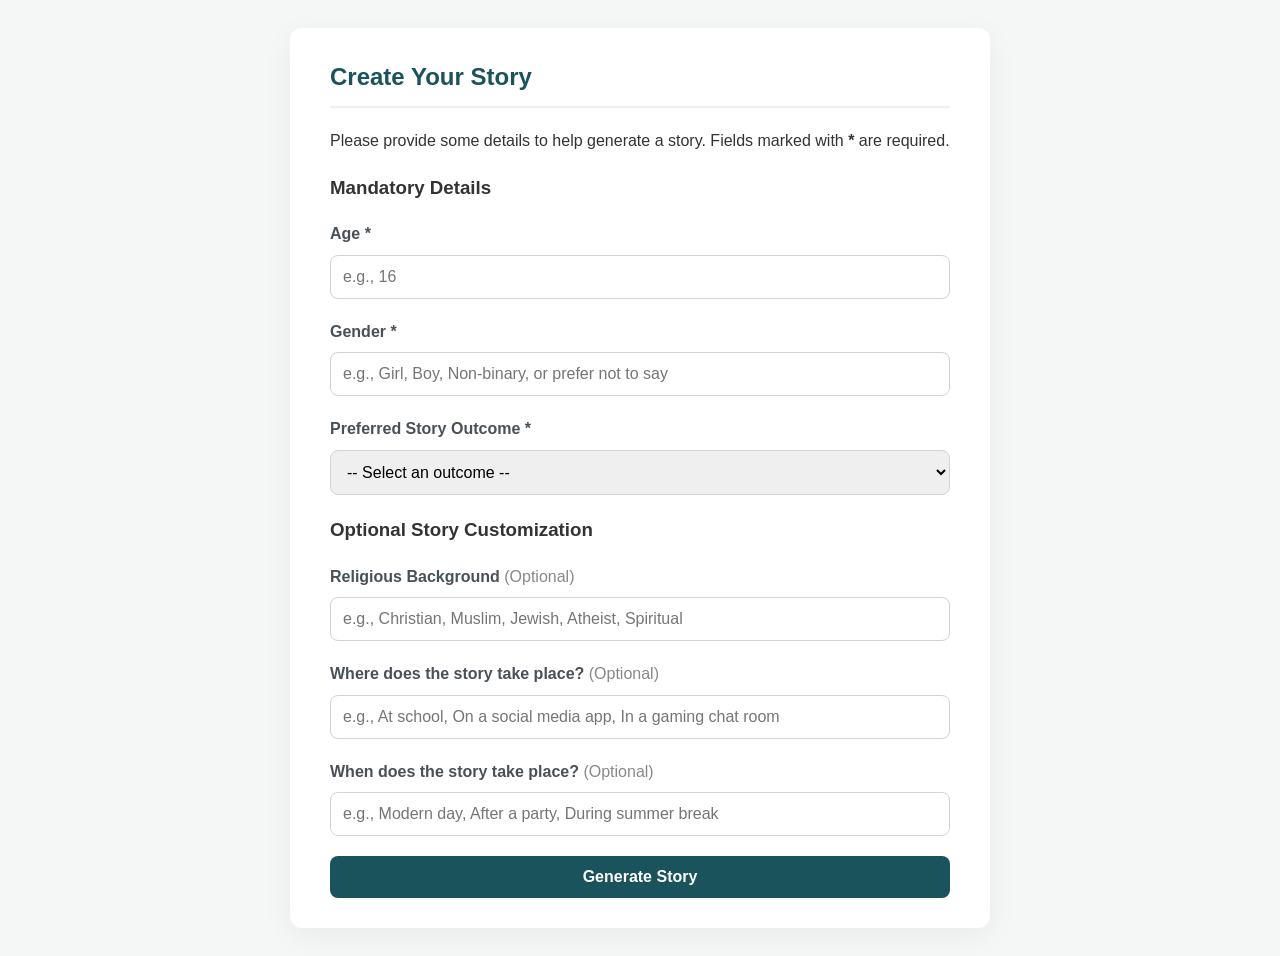
<file: index.html>
<!DOCTYPE html>
<html lang="en">
<head>
    <meta charset="UTF-8">
    <meta name="viewport" content="width=device-width, initial-scale=1.0">
    <title>Sextortion Prevention & Response Tool</title>
    <style>
        /* --- Basic Styling --- */
        body {
            font-family: -apple-system, BlinkMacSystemFont, "Segoe UI", Roboto, Helvetica, Arial, sans-serif;
            background-color: #f4f7f6;
            color: #333;
            line-height: 1.6;
            display: flex;
            justify-content: center;
            align-items: center;
            min-height: 100vh;
            padding: 20px;
            box-sizing: border-box;
        }

        .container {
            width: 100%;
            max-width: 700px;
            background: #ffffff;
            border-radius: 12px;
            box-shadow: 0 8px 30px rgba(0, 0, 0, 0.05);
            overflow: hidden;
        }

        /* --- Screen Management --- */
        .screen {
            display: none; /* Hide all screens by default */
            padding: 30px 40px;
            animation: fadeIn 0.5s ease-in-out;
        }
        .screen.active {
            display: block; /* Show only the active screen */
        }
        @keyframes fadeIn {
            from { opacity: 0; transform: translateY(10px); }
            to { opacity: 1; transform: translateY(0); }
        }

        /* --- Headers & Form Elements --- */
        h2 {
            color: #1a535c;
            border-bottom: 2px solid #f0f0f0;
            padding-bottom: 10px;
            margin-top: 0;
        }

        .form-group {
            margin-bottom: 20px;
        }
        .form-group label {
            display: block;
            font-weight: 600;
            margin-bottom: 8px;
            color: #495057;
        }
        .form-group label .optional {
            font-weight: 400;
            color: #888;
        }

        input[type="text"],
        input[type="number"],
        select,
        textarea {
            width: 100%;
            padding: 12px;
            border: 1px solid #ced4da;
            border-radius: 8px;
            box-sizing: border-box; /* Important for padding to work correctly */
            font-size: 1rem;
        }
        textarea {
            min-height: 100px;
            resize: vertical;
        }

        /* --- Buttons --- */
        .button-group {
            display: flex;
            justify-content: space-between;
            gap: 15px;
            margin-top: 20px;
        }
        button {
            padding: 12px 20px;
            font-size: 1rem;
            font-weight: 600;
            border: none;
            border-radius: 8px;
            cursor: pointer;
            transition: all 0.3s ease;
            flex-grow: 1; /* Makes buttons share space */
        }
        
        /* Primary Button (Submit/Next) */
        button[type="submit"], .btn-primary {
            background-color: #1a535c;
            color: white;
        }
        button[type="submit"]:hover, .btn-primary:hover {
            background-color: #16464f;
        }

        /* Secondary Button (Modify/Back) */
        .btn-secondary {
            background-color: #f0f0f0;
            color: #333;
            border: 1px solid #ddd;
        }
        .btn-secondary:hover {
            background-color: #e9e9e9;
        }

        /* --- Story & Synthesis Output --- */
        .output-box {
            background: #fdfdfd;
            border: 1px solid #eee;
            border-radius: 8px;
            padding: 20px;
            margin-top: 20px;
            min-height: 150px;
            white-space: pre-wrap; /* Preserves line breaks in the story */
            line-height: 1.7;
            font-family: "Georgia", serif;
        }

        .final-story-preview {
            background: #fafafa;
            border: 1px dashed #ccc;
            padding: 15px;
            border-radius: 8px;
            font-style: italic;
            max-height: 150px;
            overflow-y: auto;
        }

        .loading-indicator {
            text-align: center;
            font-weight: 600;
            color: #1a535c;
            padding: 20px;
            display: none; /* Hidden by default */
        }

    </style>
</head>
<body>

    <div class="container">

        <div id="screen-input" class="screen active">
            <h2>Create Your Story</h2>
            <p>Please provide some details to help generate a story. Fields marked with <strong>*</strong> are required.</p>
            <form id="story-form">
                
                <h3>Mandatory Details</h3>
                <div class="form-group">
                    <label for="age">Age *</label>
                    <input type="number" id="age" name="age" required min="13" placeholder="e.g., 16">
                </div>
                <div class="form-group">
                    <label for="gender">Gender *</label>
                    <input type="text" id="gender" name="gender" required placeholder="e.g., Girl, Boy, Non-binary, or prefer not to say">
                </div>
                <div class="form-group">
                    <label for="outcome">Preferred Story Outcome *</label>
                    <select id="outcome" name="outcome" required>
                        <option value="" disabled selected>-- Select an outcome --</option>
                        <option value="good">A positive or helpful outcome</option>
                        <option value="bad">A challenging or negative outcome</option>
                        <option value="random">Surprise me</option>
                    </select>
                </div>

                <h3>Optional Story Customization</h3>
                <div class="form-group">
                    <label for="religion">Religious Background <span class="optional">(Optional)</span></label>
                    <input type="text" id="religion" name="religion" placeholder="e.g., Christian, Muslim, Jewish, Atheist, Spiritual">
                </div>
                <div class="form-group">
                    <label for="setting-where">Where does the story take place? <span class="optional">(Optional)</span></label>
                    <input type="text" id="setting-where" name="setting-where" placeholder="e.g., At school, On a social media app, In a gaming chat room">
                </div>
                <div class="form-group">
                    <label for="setting-when">When does the story take place? <span class="optional">(Optional)</span></label>
                    <input type="text" id="setting-when" name="setting-when" placeholder="e.g., Modern day, After a party, During summer break">
                </div>
                
                <div class="button-group">
                    <button type="submit">Generate Story</button>
                </div>
                <div id="loading-story" class="loading-indicator">Generating your story...</div>
            </form>
        </div>

        <div id="screen-story" class="screen">
            <h2>Your Generated Story</h2>
            <p>Read the story below. You can go back and change your settings to see a different version, or finalize this story to discuss it.</p>
            
            <div id="story-output" class="output-box">
                </div>

            <div class="button-group">
                <button id="btn-modify" type="button" class="btn-secondary">Modify Inputs</button>
                <button id="btn-finalize" type="button" class="btn-primary">Finalize & Discuss Story</button>
            </div>
        </div>

        <div id="screen-synthesis" class="screen">
            <h2>Discuss Your Story</h2>
            <p>Choose a tone for how you'd like to hear this story discussed or read.</p>
            
            <form id="synthesis-form">
                <div class="form-group">
                    <label for="synthesis-tone">Discussion Tone *</label>
                    <select id="synthesis-tone" name="synthesis-tone" required>
                        <option value="true-crime">True Crime Podcast</option>
                        <option value="news-report">News Report</option>
                        <option value="audiobook">Audiobook (Direct Reading)</option>
                        <option value="supportive-friend">Supportive Friend / Peer</option>
                        <option value="therapist">Therapist / Counselor</option>
                    </select>
                </div>

                <h3>Story to be Discussed:</h3>
                <div id="final-story-preview" class="final-story-preview">
                    </div>

                <div class="button-group">
                    <button id="btn-back-to-story" type="button" class="btn-secondary">Back to Story</button>
                    <button type="submit">Start Discussion</button>
                </div>

                <div id="loading-synthesis" class="loading-indicator">Synthesizing discussion...</div>
            </form>

            <div id="synthesis-output" class="output-box" style="display: none;">
                </div>
        </div>

    </div> <script>
        // --- Global State ---
        // This object will hold the user's data and the generated story
        const appState = {
            userData: null,
            currentStory: ""
        };

        // --- DOM Elements ---
        const screens = document.querySelectorAll('.screen');
        const storyForm = document.getElementById('story-form');
        const storyOutput = document.getElementById('story-output');
        const finalStoryPreview = document.getElementById('final-story-preview');
        const synthesisForm = document.getElementById('synthesis-form');
        const synthesisOutput = document.getElementById('synthesis-output');

        const loadingStory = document.getElementById('loading-story');
        const loadingSynthesis = document.getElementById('loading-synthesis');

        // --- Navigation Buttons ---
        const btnModify = document.getElementById('btn-modify');
        const btnFinalize = document.getElementById('btn-finalize');
        const btnBackToStory = document.getElementById('btn-back-to-story');

        // --- Navigation Function ---
        function showScreen(screenId) {
            screens.forEach(screen => {
                screen.classList.remove('active');
            });
            document.getElementById(screenId).classList.add('active');
        }

        // --- Event Listener for Screen 1 (Story Form) ---
        storyForm.addEventListener('submit', async (e) => {
            e.preventDefault(); // Prevent default form submission
            loadingStory.style.display = 'block'; // Show loading
            synthesisOutput.style.display = 'none'; // Hide old synthesis

            // 1. Gather form data
            const formData = new FormData(storyForm);
            appState.userData = Object.fromEntries(formData.entries());

            // 2. Call the (placeholder) AI model
            // 'await' simulates a network request
            appState.currentStory = await generateStory(appState.userData);

            // 3. Populate and show Screen 2
            storyOutput.textContent = appState.currentStory;
            loadingStory.style.display = 'none'; // Hide loading
            showScreen('screen-story');
        });

        // --- Event Listener for Screen 2 (Review Buttons) ---
        btnModify.addEventListener('click', () => {
            // Go back to the input screen (data is still in the form)
            showScreen('screen-input');
        });

        btnFinalize.addEventListener('click', () => {
            // Copy story to the preview box on Screen 3
            finalStoryPreview.textContent = appState.currentStory;
            showScreen('screen-synthesis');
        });

        // --- Event Listener for Screen 3 (Synthesis Form) ---
        synthesisForm.addEventListener('submit', async (e) => {
            e.preventDefault();
            loadingSynthesis.style.display = 'block';
            synthesisOutput.style.display = 'none'; // Clear previous output

            // 1. Get the selected tone
            const selectedTone = document.getElementById('synthesis-tone').value;

            // 2. Call the (placeholder) AI model
            const discussion = await synthesizeStory(appState.currentStory, selectedTone);

            // 3. Populate and show the output
            synthesisOutput.textContent = discussion;
            loadingSynthesis.style.display = 'none';
            synthesisOutput.style.display = 'block'; // Show the output box
        });

        btnBackToStory.addEventListener('click', () => {
            // Go back to the story review screen
            showScreen('screen-story');
        });

        // -----------------------------------------------------------------
        // --- !!! PLACEHOLDER AI FUNCTIONS (STUBS) !!! ---
        // -----------------------------------------------------------------
        // You will replace the logic inside these functions with your
        // actual API calls (e.g., using `fetch()`) to your AI models.
        // -----------------------------------------------------------------

        /**
         * AI MODEL 1 (STUB): Generates a story based on user data.
         * @param {object} userData - The data collected from the form.
         * @returns {Promise<string>} A string containing the generated story.
         */
        async function generateStory(userData) {
            console.log("Generating story with data:", userData);

            // Simulate AI processing time (e.g., 1.5 seconds)
            await new Promise(resolve => setTimeout(resolve, 1500));
            
            // --- TODO: Replace this fake logic with your AI API call ---
            // Example:
            // const response = await fetch('YOUR_AI_MODEL_1_ENDPOINT', {
            //     method: 'POST',
            //     headers: { 'Content-Type': 'application/json' },
            //     body: JSON.stringify(userData)
            // });
            // const story = await response.json();
            // return story.text;
            
            // --- This is placeholder text for demonstration ---
            let storyText = `This is a story about a ${userData.age}-year-old ${userData.gender} who lives in ${userData['setting-where'] || 'their town'}. `;
            storyText += `The situation started ${userData['setting-when'] || 'one average day'}. `;
            
            if (userData.religion) {
                storyText += `Their ${userData.religion} background sometimes made them feel... [AI would elaborate here].\n\n`;
            }
            
            storyText += "One evening, while online, they received a message from a stranger... [The AI would generate the full sextortion scenario here, based on its training data].\n\n";

            if (userData.outcome === 'good') {
                storyText += "Feeling scared, they remembered what they had learned. They immediately blocked the user, told a trusted adult, and did not send anything. It was terrifying, but they knew they did the right thing, and the adult helped them report the account. [AI would provide a trauma-informed 'good' resolution].";
            } else if (userData.outcome === 'bad') {
                storyText += "Panicked, they responded to the message... [The AI would generate a 'bad' outcome, showing the potential consequences, while still being sensitive and not overly graphic, leading to a point where intervention is still possible].";
            } else {
                storyText += "What happened next was unexpected... [AI would generate a random, neutral, or surprising turn of events].";
            }
            
            return storyText;
        }


        /**
         * AI MODEL 2 (STUB): Synthesizes/discusses a story in a specific tone.
         * @param {string} storyText - The finalized story text.
         * @param {string} tone - The discussion tone selected by the user.
         * @returns {Promise<string>} A string with the AI-generated discussion.
         */
        async function synthesizeStory(storyText, tone) {
            console.log(`Synthesizing story in tone: ${tone}`);

            // Simulate AI processing time (e.g., 2 seconds)
            await new Promise(resolve => setTimeout(resolve, 2000));

            // --- THIS IS THE CRITICAL MANDATORY INFORMATION ---
            // This information should ALWAYS be included, regardless of the AI output.
            const mandatorySupportInfo =
                `\n\n==================================================\n` +
                `**Important Support & Resources:**\n` +
                `If you or someone you know is in a similar situation, please know you are not alone and help is available. \n` +
                `* **NeedHelpNow.ca:** A Canadian resource for youth to stop the spread of intimate images.\n` +
                `* **Kids Help Phone:** Call 1-800-668-6868 or text CONNECT to 686868. \n` +
                `* **Cybertip.ca:** Canada's tipline for reporting the online sexual exploitation of children.\n` +
                `* **Local Police:** If you feel you are in immediate danger, call 911.`;
            
            // --- TODO: Replace this fake logic with your AI API call ---
            // Example:
            // const response = await fetch('YOUR_AI_MODEL_2_ENDPOINT', {
            //     method: 'POST',
            //     headers: { 'Content-Type': 'application/json' },
            //     body: JSON.stringify({ story: storyText, tone: tone })
            // });
            // const discussion = await response.json();
            // return discussion.text + mandatorySupportInfo; // Append mandatory info!

            // --- This is placeholder text for demonstration ---
            let discussionText = "";
            switch(tone) {
                case 'true-crime':
                    discussionText = `(Somber music fades in and out) \n"On this episode of 'The Digital Shadow,' we look at a case that's all too common. It started, as it so often does, with a simple message... [AI would narrate the story in a dramatic, 'true crime' podcast style]..."`;
                    break;
                case 'news-report':
                    discussionText = `(Neutral, authoritative tone) \n"Tonight, a developing story on the dangers facing teens online. We have a scenario involving a ${appState.userData.age}-year-old... [AI would read the story like a news anchor, focusing on the facts]..."`;
                    break;
                case 'audiobook':
                    discussionText = `(Calm, narrative voice) \n"Chapter 1. ${storyText.substring(0, 100)}... [AI would simply read the story verbatim, like an audiobook]..."`;
                    break;
                case 'supportive-friend':
                    discussionText = `(Warm, empathetic tone) \n"Hey, thanks for sharing that. Wow, that sounds like it was an incredibly stressful and scary situation. It makes total sense why they felt... [AI would discuss the story events from an empathetic, validating, peer perspective]..."`;
                    break;
                case 'therapist':
                    discussionText = `(Calm, professional, non-judgmental tone) \n"Let's unpack what happened in this story. We see the subject exhibiting a very common fear response... [AI would analyze the story using therapeutic and trauma-informed language, focusing on feelings, actions, and coping mechanisms]..."`;
                    break;
            }

            // Append the mandatory support information to the AI's output
            return discussionText + mandatorySupportInfo;
        }

    </script>
</body>
</html>
</file>
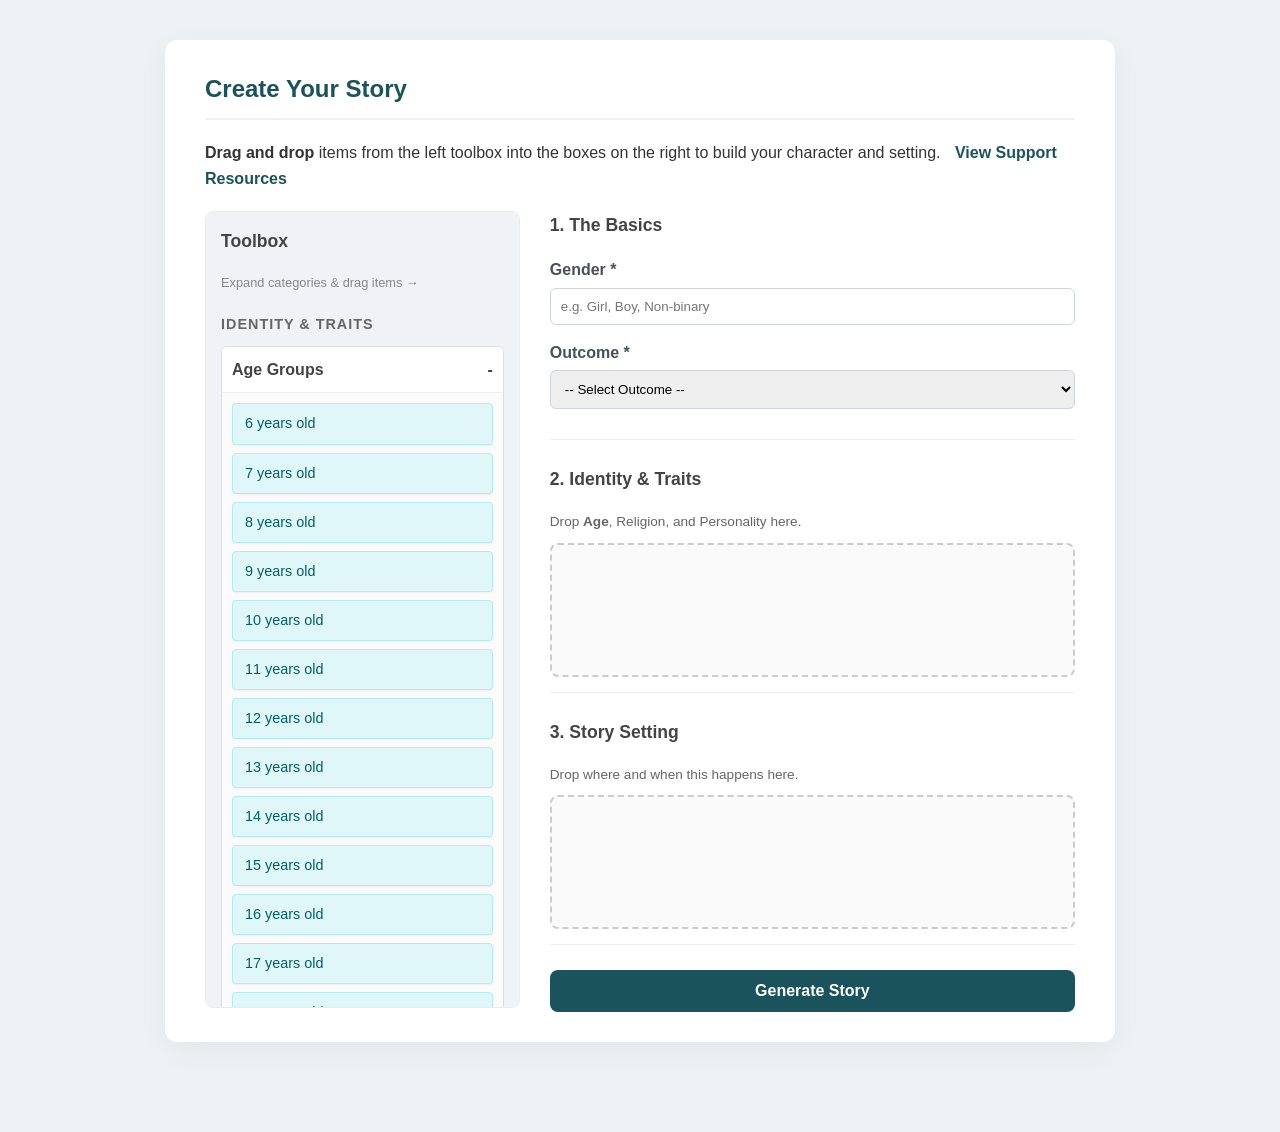
<file: v2/index.html>
<!DOCTYPE html>
<html lang="en">
<head>
    <meta charset="UTF-8">
    <meta name="viewport" content="width=device-width, initial-scale=1.0">
    <title>Sextortion Prevention & Response Tool</title>
    <link rel="stylesheet" href="style.css">
    <script src="script.js" defer></script>
</head>
<body>

    <div class="container">

        <div id="screen-input" class="screen active">
            <h2>Create Your Story</h2>
            <p>
                <strong>Drag and drop</strong> items from the left toolbox into the boxes on the right to build your character and setting.
                <a href="#" id="link-resources">View Support Resources</a>
            </p>

            <div class="builder-layout">
                
                <div class="sidebar-toolbox">
                    <h3>Toolbox</h3>
                    <p class="hint">Expand categories & drag items &rarr;</p>

                    <div class="toolbox-category">
                        <h4>Identity & Traits</h4>
                        
                        <details class="toolbox-sub" open>
                            <summary>Age Groups</summary>
                            <div class="sub-content">
                                <div class="draggable" draggable="true" data-type="age">6 years old</div>
                                <div class="draggable" draggable="true" data-type="age">7 years old</div>
                                <div class="draggable" draggable="true" data-type="age">8 years old</div>
                                <div class="draggable" draggable="true" data-type="age">9 years old</div>
                                <div class="draggable" draggable="true" data-type="age">10 years old</div>
                                <div class="draggable" draggable="true" data-type="age">11 years old</div>
                                <div class="draggable" draggable="true" data-type="age">12 years old</div>
                                <div class="draggable" draggable="true" data-type="age">13 years old</div>
                                <div class="draggable" draggable="true" data-type="age">14 years old</div>
                                <div class="draggable" draggable="true" data-type="age">15 years old</div>
                                <div class="draggable" draggable="true" data-type="age">16 years old</div>
                                <div class="draggable" draggable="true" data-type="age">17 years old</div>
                                <div class="draggable" draggable="true" data-type="age">18 years old</div>
                                <div class="draggable" draggable="true" data-type="age">19 years old</div>
                                <div class="draggable" draggable="true" data-type="age">20-29 years old</div>
                                <div class="draggable" draggable="true" data-type="age">30-39 years old</div>
                                <div class="draggable" draggable="true" data-type="age">40-49 years old</div>
                                <div class="draggable" draggable="true" data-type="age">50+ years old</div>
                            </div>
                        </details>

                        <details class="toolbox-sub">
                            <summary>Religion / Beliefs</summary>
                            <div class="sub-content">
                                <div class="draggable" draggable="true" data-type="trait">Christian</div>
                                <div class="draggable" draggable="true" data-type="trait">Muslim</div>
                                <div class="draggable" draggable="true" data-type="trait">Jewish</div>
                                <div class="draggable" draggable="true" data-type="trait">Hindu</div>
                                <div class="draggable" draggable="true" data-type="trait">Buddhist</div>
                                <div class="draggable" draggable="true" data-type="trait">Sikh</div>
                                <div class="draggable" draggable="true" data-type="trait">Indigenous Spirituality</div>
                                <div class="draggable" draggable="true" data-type="trait">Atheist</div>
                                <div class="draggable" draggable="true" data-type="trait">Agnostic</div>
                                <div class="draggable" draggable="true" data-type="trait">Spiritual but not religious</div>
                            </div>
                        </details>

                        <details class="toolbox-sub">
                            <summary>Personality & Hobbies</summary>
                            <div class="sub-content">
                                <div class="draggable" draggable="true" data-type="trait">Trusting</div>
                                <div class="draggable" draggable="true" data-type="trait">Lonely</div>
                                <div class="draggable" draggable="true" data-type="trait">Popular</div>
                                <div class="draggable" draggable="true" data-type="trait">Anxious</div>
                                <div class="draggable" draggable="true" data-type="trait">Confident</div>
                                <div class="draggable" draggable="true" data-type="trait">Gamer</div>
                                <div class="draggable" draggable="true" data-type="trait">Artist</div>
                                <div class="draggable" draggable="true" data-type="trait">Athlete</div>
                            </div>
                        </details>
                    </div>

                    <div class="toolbox-category">
                        <h4>Story Context</h4>
                        <details class="toolbox-sub">
                            <summary>Where & When</summary>
                            <div class="sub-content">
                                <div class="draggable" draggable="true" data-type="setting">At School</div>
                                <div class="draggable" draggable="true" data-type="setting">Bedroom (Late Night)</div>
                                <div class="draggable" draggable="true" data-type="setting">Social Media App</div>
                                <div class="draggable" draggable="true" data-type="setting">Gaming Chat Lobby</div>
                                <div class="draggable" draggable="true" data-type="setting">Summer Break</div>
                                <div class="draggable" draggable="true" data-type="setting">After a Party</div>
                                <div class="draggable" draggable="true" data-type="setting">Family Vacation</div>
                            </div>
                        </details>
                    </div>
                </div>

                <div class="main-builder">
                    <form id="story-form">
                        <div class="section-box">
                            <h3>1. The Basics</h3>
                            <div class="form-row">
                                <div class="form-group" style="width: 100%;">
                                    <label for="gender">Gender *</label>
                                    <input type="text" id="gender" name="gender" required placeholder="e.g. Girl, Boy, Non-binary">
                                </div>
                            </div>
                            <div class="form-group">
                                <label for="outcome">Outcome *</label>
                                <select id="outcome" name="outcome" required>
                                    <option value="" disabled selected>-- Select Outcome --</option>
                                    <option value="good">Positive/Helpful</option>
                                    <option value="bad">Challenging/Negative</option>
                                    <option value="random">Surprise Me</option>
                                </select>
                            </div>
                        </div>

                        <div class="section-box">
                            <h3>2. Identity & Traits</h3>
                            <p class="instruction">Drop <strong>Age</strong>, Religion, and Personality here.</p>
                            <div id="drop-zone-traits" class="drop-zone" data-accept="trait">
                                <span class="placeholder-text">Drop identity items here</span>
                            </div>
                        </div>

                        <div class="section-box">
                            <h3>3. Story Setting</h3>
                            <p class="instruction">Drop where and when this happens here.</p>
                            <div id="drop-zone-setting" class="drop-zone" data-accept="setting">
                                <span class="placeholder-text">Drop setting info here</span>
                            </div>
                        </div>

                        <div class="button-group">
                            <button type="submit">Generate Story</button>
                        </div>
                        <div id="loading-story" class="loading-indicator">Generating your story...</div>
                    </form>
                </div>
            </div>
        </div>

        <div id="screen-story" class="screen">
            <h2>Your Generated Story</h2>
            <div id="story-output" class="output-box"></div>
            <div class="button-group">
                <button id="btn-modify" type="button" class="btn-secondary">Modify Inputs</button>
                <button id="btn-finalize" type="button" class="btn-primary">Finalize & Discuss</button>
            </div>
        </div>

        <div id="screen-synthesis" class="screen">
            <h2>Discuss Your Story</h2>
            <form id="synthesis-form">
                <div class="form-group">
                    <label for="synthesis-tone">Discussion Tone *</label>
                    <select id="synthesis-tone" name="synthesis-tone" required>
                        <option value="true-crime">True Crime Podcast</option>
                        <option value="news-report">News Report</option>
                        <option value="audiobook">Audiobook</option>
                        <option value="supportive-friend">Supportive Friend</option>
                        <option value="therapist">Therapist</option>
                    </select>
                </div>
                <div id="final-story-preview" class="final-story-preview"></div>
                <div class="button-group">
                    <button id="btn-back-to-story" type="button" class="btn-secondary">Back</button>
                    <button type="submit">Start Discussion</button>
                </div>
                <div id="loading-synthesis" class="loading-indicator">Synthesizing discussion...</div>
            </form>
            <div id="synthesis-output" class="output-box" style="display: none;"></div>
        </div>

        <div id="screen-resources" class="screen">
            <h2>Support Resources</h2>
            <div class="resources-list">
                <h3>Canadian Resources</h3>
                <ul>
                    <li><strong>NeedHelpNow.ca:</strong> Info on stopping the spread of images.</li>
                    <li><strong>Kids Help Phone:</strong> Call 1-800-668-6868 or text CONNECT to 686868.</li>
                    <li><strong>Cybertip.ca:</strong> Reporting online sexual exploitation.</li>
                </ul>
            </div>
            <div class="button-group">
                <button id="btn-back-to-input" type="button" class="btn-secondary">Back</button>
            </div>
        </div>

    </div>
</body>
</html>
</file>
<file: v2/style.css>
/* --- Basic Styling --- */
body {
    font-family: -apple-system, BlinkMacSystemFont, "Segoe UI", Roboto, Helvetica, Arial, sans-serif;
    background-color: #eef2f5;
    color: #333;
    line-height: 1.6;
    display: flex;
    justify-content: center;
    /* Changed: align-items from center to flex-start to allow long page scrolling */
    align-items: flex-start; 
    min-height: 100vh;
    padding: 40px 20px; /* Added top padding since we aren't centering vertically anymore */
    box-sizing: border-box;
    margin: 0;
}

.container {
    width: 100%;
    max-width: 950px;
    background: #ffffff;
    border-radius: 12px;
    box-shadow: 0 8px 30px rgba(0, 0, 0, 0.05);
    overflow: visible; /* Changed from hidden to visible so drop shadows don't get cut off */
    margin-bottom: 50px; /* Room at bottom for scrolling */
}

/* --- Screen Management --- */
.screen { display: none; padding: 30px 40px; animation: fadeIn 0.5s ease-in-out; }
.screen.active { display: block; }
@keyframes fadeIn { from { opacity: 0; transform: translateY(10px); } to { opacity: 1; transform: translateY(0); } }

/* --- Typography & Forms --- */
h2 { color: #1a535c; border-bottom: 2px solid #f0f0f0; padding-bottom: 10px; margin-top: 0; }
h3 { color: #444; font-size: 1.1rem; margin-top: 0; }
h4 { font-size: 0.9rem; color: #666; text-transform: uppercase; letter-spacing: 1px; margin-bottom: 10px; }

.form-group { margin-bottom: 15px; }
.form-row { display: flex; gap: 20px; }

label { display: block; font-weight: 600; margin-bottom: 5px; color: #495057; }
input, select, textarea { width: 100%; padding: 10px; border: 1px solid #ced4da; border-radius: 6px; box-sizing: border-box; }

/* --- Buttons --- */
.button-group { display: flex; justify-content: space-between; gap: 15px; margin-top: 20px; }
button { padding: 12px 20px; font-size: 1rem; font-weight: 600; border: none; border-radius: 8px; cursor: pointer; transition: all 0.3s ease; flex-grow: 1; }
.btn-primary, button[type="submit"] { background-color: #1a535c; color: white; }
.btn-primary:hover, button[type="submit"]:hover { background-color: #16464f; }
.btn-secondary { background-color: #f0f0f0; color: #333; border: 1px solid #ddd; }
.btn-secondary:hover { background-color: #e9e9e9; }

/* --- Outputs & Misc --- */
.output-box { background: #fdfdfd; border: 1px solid #eee; border-radius: 8px; padding: 20px; margin-top: 20px; min-height: 150px; white-space: pre-wrap; font-family: "Georgia", serif; }
.final-story-preview { background: #fafafa; border: 1px dashed #ccc; padding: 15px; border-radius: 8px; font-style: italic; max-height: 150px; overflow-y: auto; margin-bottom: 20px; }
.loading-indicator { text-align: center; font-weight: 600; color: #1a535c; padding: 20px; display: none; }
#link-resources { color: #1a535c; font-weight: 600; text-decoration: none; margin-left: 10px; }
#link-resources:hover { text-decoration: underline; }

/* =========================================
   DRAG & DROP BUILDER STYLING
   ========================================= */

.builder-layout {
    display: flex;
    gap: 30px;
    margin-top: 20px;
    /* UPDATED: Removed fixed height, added alignment so sidebar doesn't stretch */
    align-items: flex-start; 
}

/* Left Sidebar (Scrollable Toolbox) */
.sidebar-toolbox {
    width: 35%;
    background: #f0f2f5;
    padding: 15px;
    border-radius: 8px;
    border: 1px solid #e9ecef;
    
    /* UPDATED: Sticky Positioning */
    position: sticky;
    top: 20px; /* Stays 20px from top of window */
    max-height: 85vh; /* Max height is 85% of the viewport height */
    overflow-y: auto; /* Internal scroll only if needed */
}

.sidebar-toolbox .hint { font-size: 0.8rem; color: #888; margin-bottom: 15px; }
.toolbox-category { margin-bottom: 20px; }

/* Custom Scrollbar for Webkit */
.sidebar-toolbox::-webkit-scrollbar { width: 8px; }
.sidebar-toolbox::-webkit-scrollbar-track { background: #f1f1f1; border-radius: 4px; }
.sidebar-toolbox::-webkit-scrollbar-thumb { background: #ccc; border-radius: 4px; }
.sidebar-toolbox::-webkit-scrollbar-thumb:hover { background: #bbb; }

/* Accordion Styling */
details.toolbox-sub { margin-bottom: 10px; background: white; border-radius: 6px; border: 1px solid #ddd; overflow: hidden; }
summary { padding: 10px; cursor: pointer; font-weight: 600; background: #fff; color: #444; list-style: none; user-select: none; }
summary:hover { background: #f9f9f9; }
summary::after { content: '+'; float: right; font-weight: bold; }
details[open] summary::after { content: '-'; }
.sub-content { padding: 10px; background: #fbfbfb; border-top: 1px solid #eee; }

/* Draggable Items */
.draggable {
    background: #e0f7fa; 
    border: 1px solid #b2ebf2;
    color: #006064;
    padding: 8px 12px;
    margin-bottom: 8px;
    border-radius: 4px;
    cursor: grab;
    font-size: 0.9rem;
    font-weight: 500;
    box-shadow: 0 1px 2px rgba(0,0,0,0.05);
    transition: transform 0.1s, box-shadow 0.1s;
}
.draggable:hover { 
    background: #b2ebf2; 
    transform: translateX(3px); 
    box-shadow: 0 2px 4px rgba(0,0,0,0.1);
}
.draggable:active { cursor: grabbing; }

/* Right Main Area */
.main-builder { 
    width: 65%; 
    display: flex; 
    flex-direction: column; 
    /* UPDATED: Removed overflow-y: auto so it uses the page scroll */
}

.section-box { margin-bottom: 25px; padding-bottom: 15px; border-bottom: 1px solid #eee; }
.instruction { font-size: 0.85rem; color: #666; margin-bottom: 10px; }

/* Drop Zones */
.drop-zone {
    min-height: 100px;
    border: 2px dashed #ccc;
    border-radius: 8px;
    padding: 15px;
    background: #fafafa;
    transition: background 0.2s, border-color 0.2s;
    display: flex;
    flex-wrap: wrap;
    gap: 10px;
    align-items: flex-start;
    align-content: flex-start;
}
.drop-zone.drag-over {
    background: #e0f7fa;
    border-color: #1a535c;
}

/* Items Inside Drop Zones */
.dropped-tag {
    background: #1a535c;
    color: white;
    padding: 6px 12px;
    border-radius: 20px;
    font-size: 0.9rem;
    display: inline-flex;
    align-items: center;
    box-shadow: 0 2px 5px rgba(0,0,0,0.2);
    animation: popIn 0.2s ease;
}
@keyframes popIn { from { transform: scale(0.8); opacity: 0; } to { transform: scale(1); opacity: 1; } }

.remove-tag { margin-left: 8px; cursor: pointer; font-weight: bold; color: #aed9e0; }
.remove-tag:hover { color: white; }

.placeholder-text { color: #aaa; font-style: italic; pointer-events: none; user-select: none; width: 100%; text-align: center; margin-top: 10px; }
.drop-zone:not(:empty) .placeholder-text { display: none; }

/* Mobile Responsiveness */
@media (max-width: 700px) {
    .builder-layout { flex-direction: column; height: auto; }
    .sidebar-toolbox { 
        width: 100%; 
        position: static; /* Disable sticky on mobile */
        max-height: 300px; /* Give it a fixed height on mobile */
    }
    .main-builder { width: 100%; }
    .drop-zone { min-height: 60px; }
}
</file>
